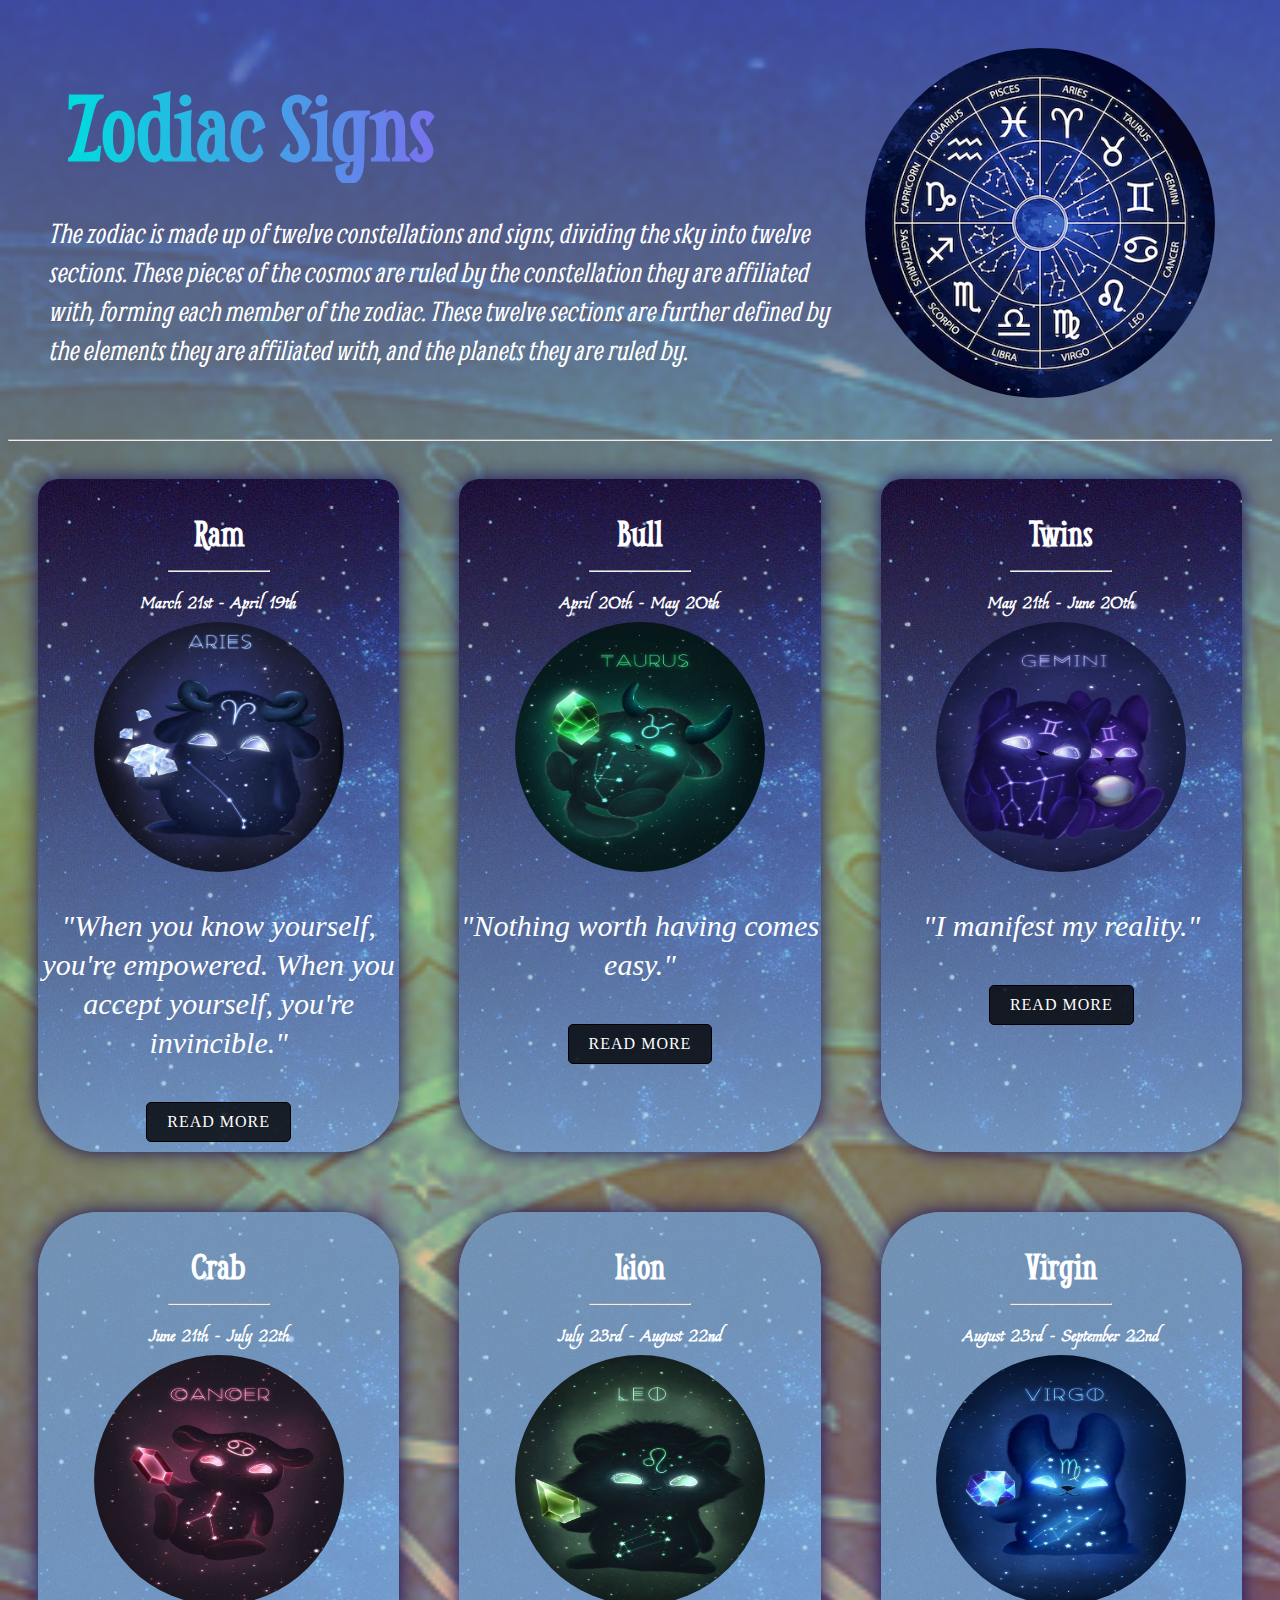
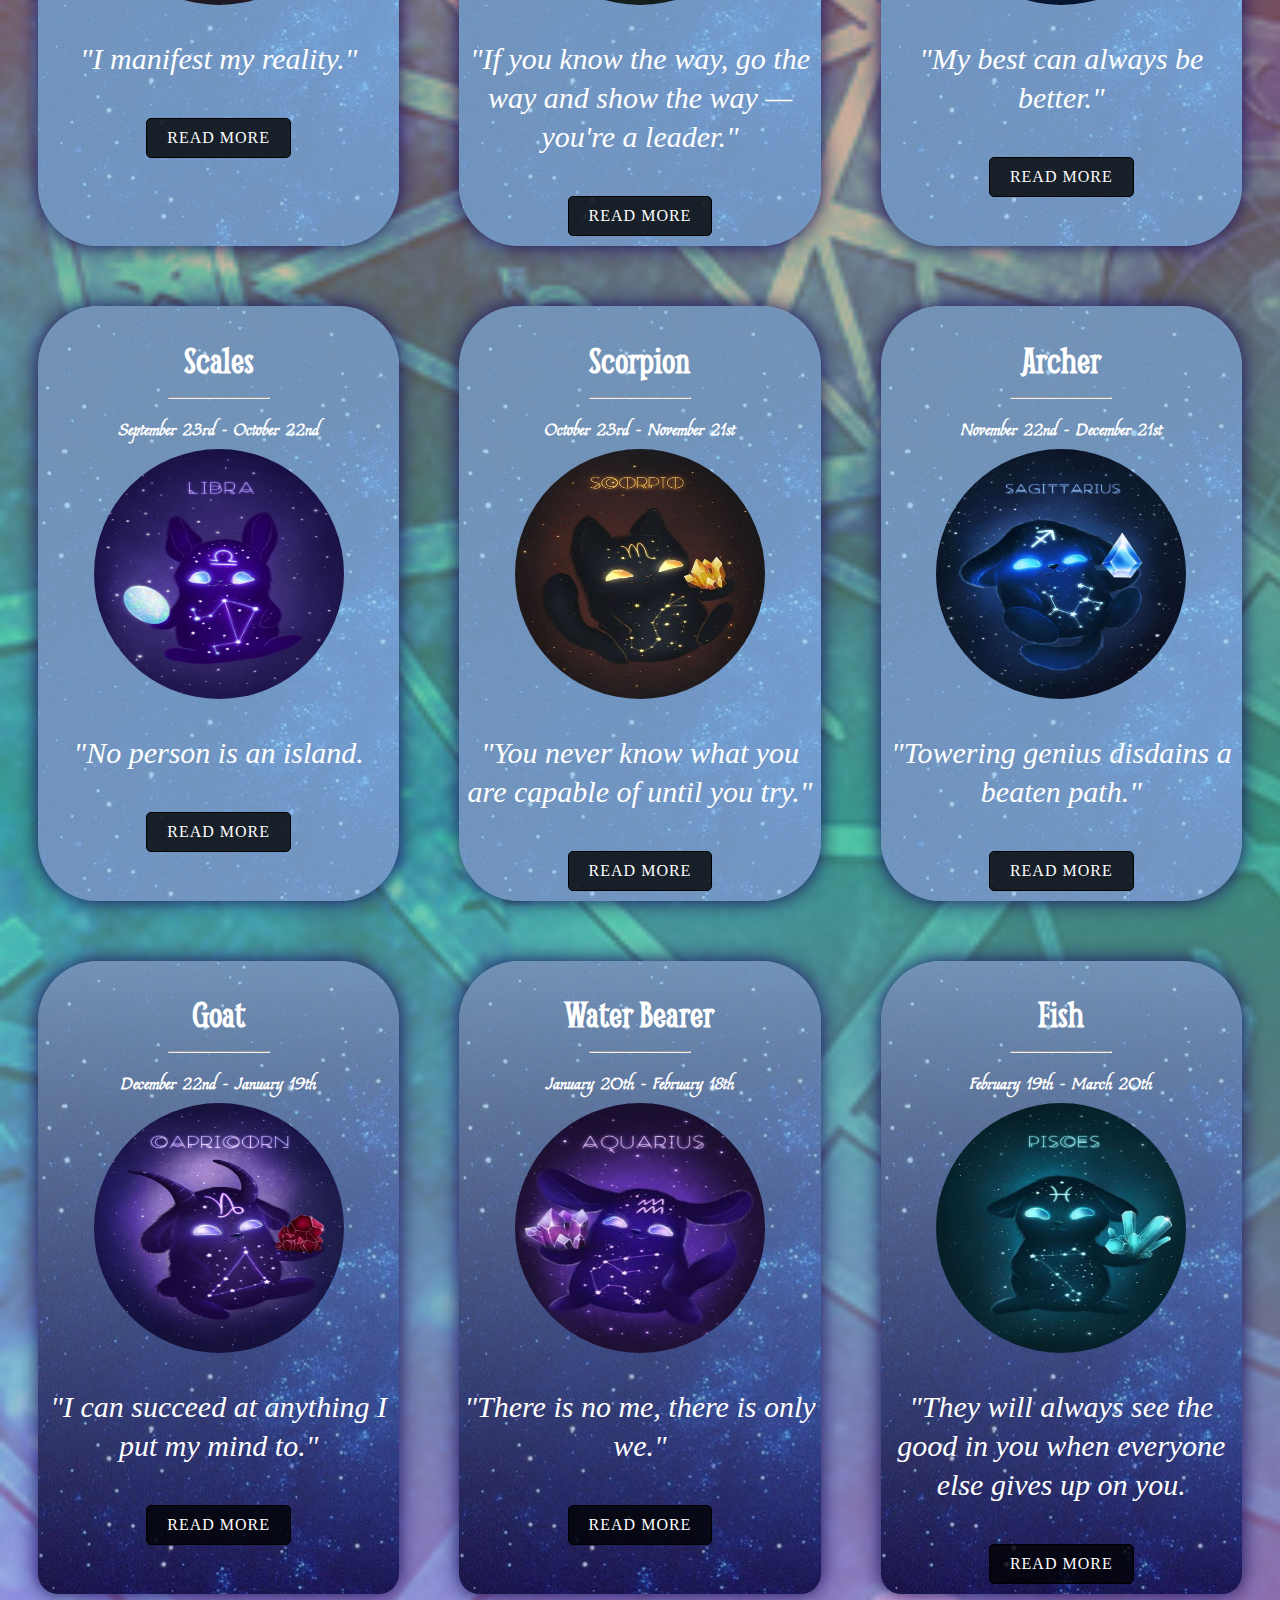
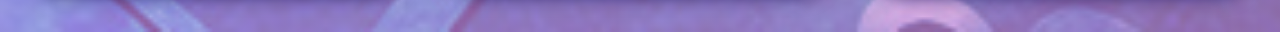
<file: Übung5_KleinerBlog/index.html>
<!DOCTYPE html>
<html lang="en">

<head>
    <meta charset="UTF-8">
    <meta name="viewport" content="width=device-width, initial-scale=1.0">
    <link rel="stylesheet" href="style.css">
    <title>Kleiner Blog</title>
</head>

<body>
    <div class="section">
        <div class="text">
            <h1 class="title">Zodiac Signs</h1>
            <p class="title-definition">The zodiac is made up of twelve constellations and signs, dividing the sky into
                twelve sections. These pieces of the cosmos are ruled by the constellation they are affiliated with,
                forming each member of the zodiac. These twelve sections are further defined by the elements they are
                affiliated with, and the planets they are ruled by.
        </div>
        <img src="pictures/zodiac_circle" width="200" height="200" alt="shows the twelve zodiac signs" id="circle"></p>
    </div>
    <hr id="title-underline">
    <div class="container">
        <div class="flex">
            <div class="zodiac">
                <section>
                    <div class="white">
                        <h2>Ram</h2>
                        <hr id="underline">
                        <h4>March 21st - April 19th</h4>
                        <img src="pictures/Aries.png" width="250" height="250" alt="aries zodiac sign" id="center">
                        <p>"When you know yourself, you're empowered. When you accept yourself, you're
                            invincible."
                        </p>
                        <a href="Ram.html" class="btn">Read more</a>
                    </div>
                </section>
            </div>
            <div class="zodiac">
                <section>
                    <div class="white">
                        <h2>Bull</h2>
                        <hr id="underline">
                        <h4>April 20th - May 20th</h4>
                        <img src="pictures/Taurus.jpg" width="250" height="250" alt="taurus zodiac sign" id="center">
                        <p>"Nothing worth having comes easy."
                        </p>
                        <a href="Bull.html" class="btn">Read more</a>
                    </div>
                </section>
            </div>
            <div class="zodiac">
                <section>
                    <div class="white">
                        <h2>Twins</h2>
                        <hr id="underline">
                        <h4>May 21th - June 20th</h4>
                        <img src="pictures/Gimini.jpg" width="250" height="250" alt="gimini zodiac sign" id="center">
                        <p>"I manifest my reality."
                        </p>
                        <a href="Twins.html " class="btn">Read more</a>
                    </div>
                </section>
            </div>
            <div class="zodiac-mid">
                <section>
                    <div class="white">
                        <h2>Crab</h2>
                        <hr id="underline">
                        <h4>June 21th - July 22th</h4>
                        <img src="pictures/Cancer.jpg" width="250" height="250" alt="cancer zodiac sign" id="center">
                        <p>"I manifest my reality."
                        </p>
                        <a href="Crab.html" class="btn">Read more</a>
                    </div>
                </section>
            </div>
            <div class="zodiac-mid">
                <section>
                    <div class="white">
                        <h2>Lion</h2>
                        <hr id="underline">
                        <h4>July 23rd - August 22nd</h4>
                        <img src="pictures/Leo.jpg" width="250" height="250" alt="leo zodiac sign" id="center">
                        <p>"If you know the way, go the way and show the way — you're a leader."</p>
                        <a href="Lion.html" class="btn">Read more</a>
                    </div>
                </section>
            </div>
            <div class="zodiac-mid">
                <section>
                    <div class="white">
                        <h2>Virgin</h2>
                        <hr id="underline">
                        <h4>August 23rd - September 22nd</h4>
                        <img src="pictures/Virgo.jpg" width="250" height="250" alt="virgo zodiac sign" id="center">
                        <p>"My best can always be better."
                        </p>
                        <a href="Virgin.html" class="btn">Read more</a>
                    </div>
                </section>
            </div>
            <div class="zodiac-mid">
                <section>
                    <div class="white">
                        <h2>Scales</h2>
                        <hr id="underline">
                        <h4>September 23rd - October 22nd</h4>
                        <img src="pictures/Libra.jpg" width="250" height="250" alt="libra zodiac sign" id="center">
                        <p>"No person is an island.
                        </p>
                        <a href="Scales.html" class="btn">Read more</a>
                    </div>
                </section>
            </div>
            <div class="zodiac-mid">
                <section>
                    <div class="white">
                        <h2>Scorpion</h2>
                        <hr id="underline">
                        <h4>October 23rd - November 21st</h4>
                        <img src="pictures/Scorpio.jpg" width="250" height="250" alt="scorpio zodiac sign" id="center">
                        <p>"You never know what you are capable of until you try."
                        </p>
                        <a href="Scorpion.html" class="btn">Read more</a>
                    </div>
                </section>
            </div>
            <div class="zodiac-mid">
                <section>
                    <div class="white">
                        <h2>Archer</h2>
                        <hr id="underline">
                        <h4>November 22nd - December 21st</h4>
                        <img src="pictures/Sagittarius.jpg" width="250" height="250" alt="sagittarius zodiac sign"
                            id="center">
                        <p>"Towering genius disdains a beaten path."
                        </p>
                        <a href="Archer.html" class="btn">Read more</a>
                    </div>
                </section>
            </div>
            <div class="zodiac-bottom">
                <section>
                    <div class="white">
                        <h2>Goat</h2>
                        <hr id="underline">
                        <h4>December 22nd - January 19th</h4>
                        <img src="pictures/Capricorn.jpg" width="250" height="250" alt="capricorn zodiac sign"
                            id="center">
                        <p>"I can succeed at anything I put my mind to."
                        </p>
                        <a href="Goat.html" class="btn">Read more</a>
                    </div>
                </section>
            </div>
            <div class="zodiac-bottom">
                <section>
                    <div class="white">
                        <h2>Water Bearer</h2>
                        <hr id="underline">
                        <h4>January 20th - February 18th</h4>
                        <img src="pictures/Aquarius.jpg" width="250" height="250" alt="aquarius zodiac sign"
                            id="center">
                        <p>"There is no me, there is only we."
                        </p>
                        <a href="WaterBearer.html" class="btn">Read more</a>
                    </div>
                </section>
            </div>
            <div class="zodiac-bottom">
                <section>
                    <div class="white">
                        <h2>Fish</h2>
                        <hr id="underline">
                        <h4>February 19th - March 20th</h4>
                        <img src="pictures/Pisces.jpg" width="250" height="250" alt="pisces zodiac sign" id="center">
                        <p>"They will always see the good in you when everyone else gives up on you.
                        </p>
                        <a href="Fish.html" class="btn">Read more</a>
                    </div>
                </section>
            </div>

        </div>
























    </div>
</body>

</html>
</file>
<file: Übung5_KleinerBlog/style.css>
@import url('https://fonts.googleapis.com/css2?family=Almendra+Display&family=Estonia&family=Smythe&display=swap');
@import url('https://fonts.googleapis.com/css2?family=Smythe&display=swap');

/* THIS IS ONLY FOR INDEX.HTML */

.title {
    font-family: 'Smythe', cursive;
    text-align: left;
    font-size: 100px;
    padding: 0;
    margin: 20px;
    background: linear-gradient(90deg, #00dbde,#fc00ff);
    -webkit-background-clip: text;
    background-clip: text;
    color: transparent;
}
#title-underline {
    margin-top: 0px;
}
.title-definition {
    font-family: 'Smythe', cursive;
    text-align: left;
    width: 800px;
}
.section {
    display: flex;
    justify-content: space-between;
    padding: 40px;
}
.section img {
    height: 350px;
    width: 350px;
    border-radius: 100%;
}

body {background-image: linear-gradient(rgba(83, 95, 201, 0.729), rgba(196, 196, 82, 0.675), rgba(196, 112, 82, 0.572), rgba(82, 196, 126, 0.627), rgba(229, 144, 222, 0.62)), url(pictures/body_background.jpg);
    background-repeat: no-repeat;
    background-size: cover;

} 
.container {
    display: flex;
    justify-content: space-evenly;
    align-items: flex-start;
    flex-wrap: wrap; 
}
.flex {
    display: flex;
    flex-wrap: wrap;

}
.zodiac {
    box-shadow: 0 0 20px rgb(25, 14, 91);
    flex: 1 1 20em;
    display: flex;
    flex-direction: column;
    background-image: linear-gradient(rgba(26, 13, 104, 0.335), rgba(144, 192, 234, 0.736)), url(pictures/background.jpg);    
    border-radius: 20px 20px 60px 60px;
    margin: 30px;
    text-align: center;
}
.zodiac-mid {
    box-shadow: 0 0 20px rgb(25, 14, 91);
    flex: 1 1 20em;
    display: flex;
    flex-direction: column;
    background-image: linear-gradient(rgba(144, 192, 234, 0.736), rgba(144, 192, 234, 0.736)), url(pictures/background.jpg);    
    border-radius: 60px;
    margin: 30px;
    text-align: center;
}
.zodiac-bottom {
    box-shadow: 0 0 20px rgb(25, 14, 91);
    flex: 1 1 20em;
    display: flex;
    flex-direction: column;
    background-image: linear-gradient(rgba(144, 192, 234, 0.736), rgba(26, 13, 104, 0.335)), url(pictures/background.jpg);    
    border-radius: 60px 60px 20px 20px;
    margin: 30px;
    text-align: center;
}
h4 {
    font-family: 'Estonia', cursive;
    font-size: 25px;
    text-align: center;
    padding: 5px;
    margin: 0;
    color: rgb(255, 255, 255);
}
h2 {
    margin-bottom: 15px;
    text-transform: capitalize;
    color: rgb(255, 255, 255);
    font-size: 2.4rem;
    text-align: center;
    font-family: 'Smythe', cursive;
}
p {
    font-family: 'Times New Roman', Times, serif;
    font-style: italic;
    text-align: center;
    line-height: 130%;
    color: white;
    font-size: 30px;
}
.btn {
    display: inline-block;
    text-decoration: none;
    color: white;
    background-color: rgba(0, 0, 0, 0.793);
    padding: 10px 20px;
    text-transform: uppercase;
    letter-spacing: 1px;
    transition: 0.5s ease-in-out;
    border-radius: 5px;
    border: 1px solid #000000;
    margin: 10px;
}
.btn:hover {
    background: transparent;
    color: black
}
#center {
    border-radius: 100%;
}
#underline {
    width: 100px;
}
</file>
